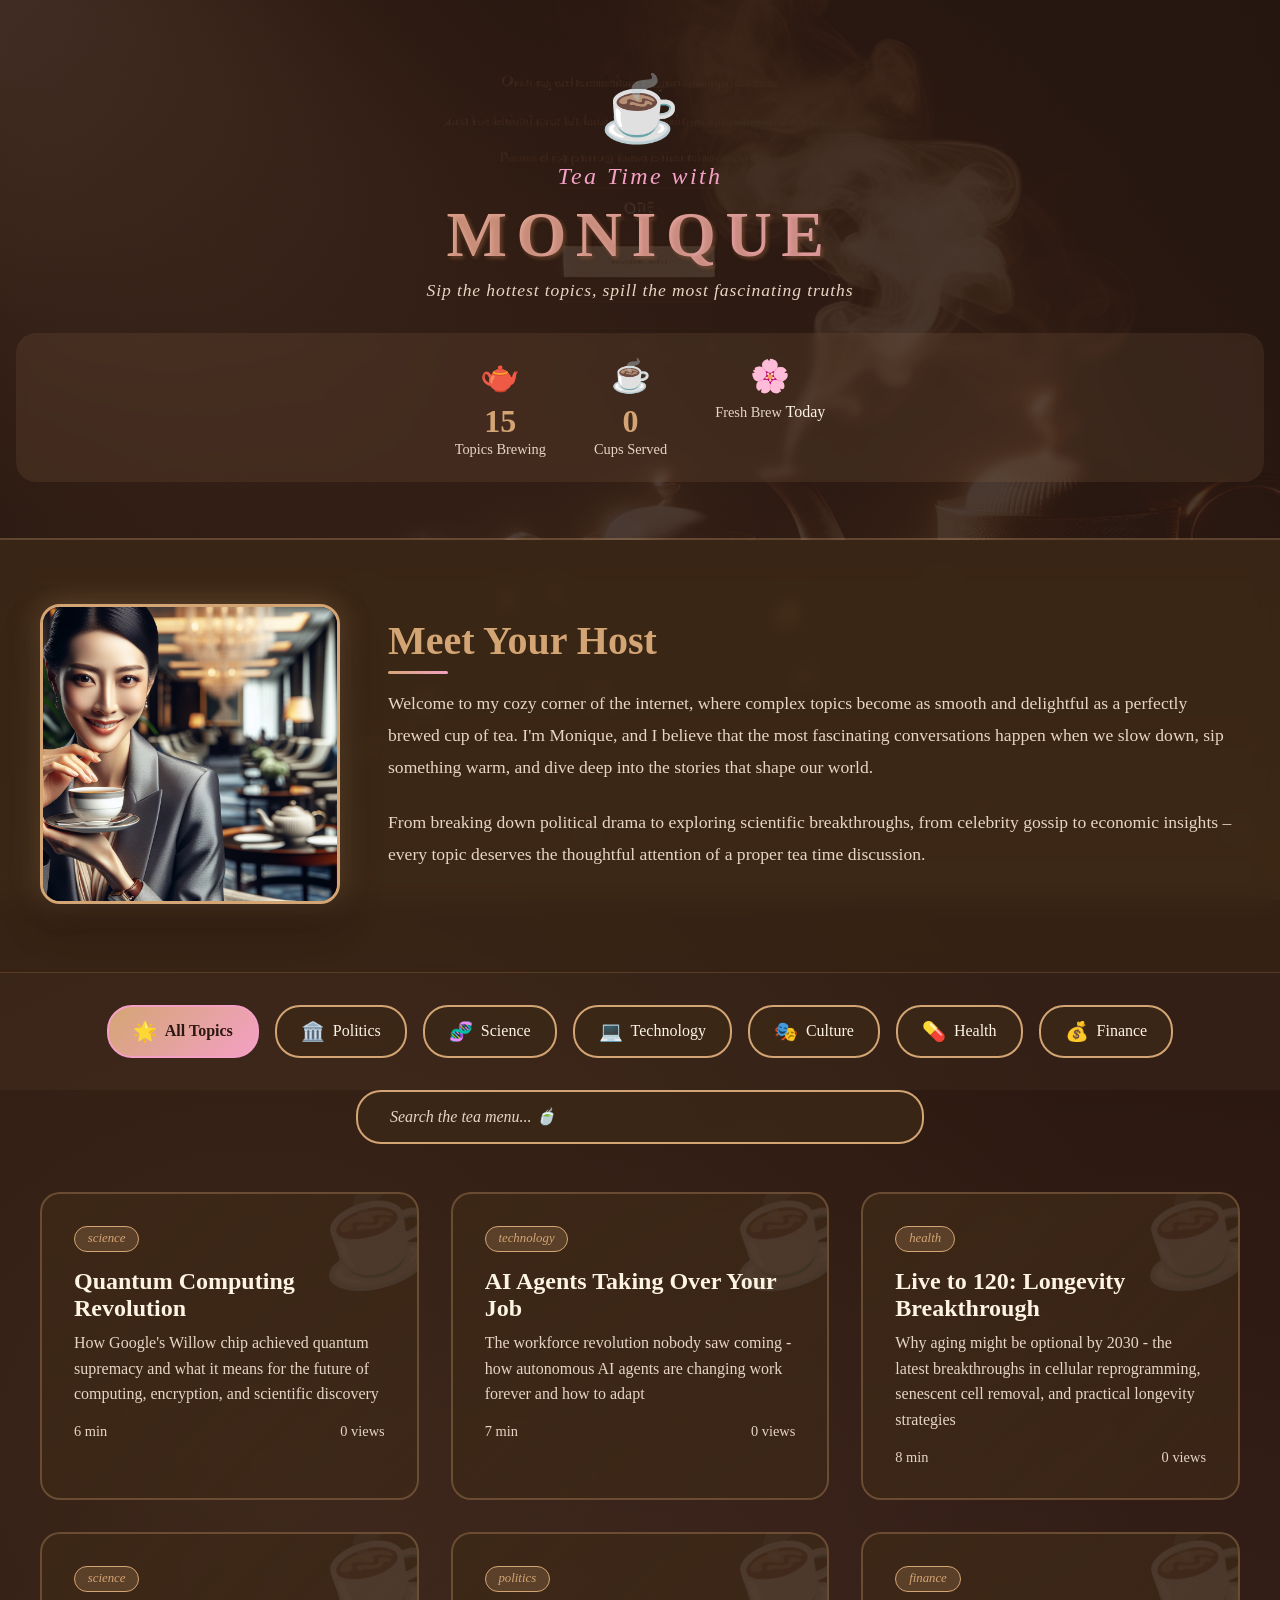
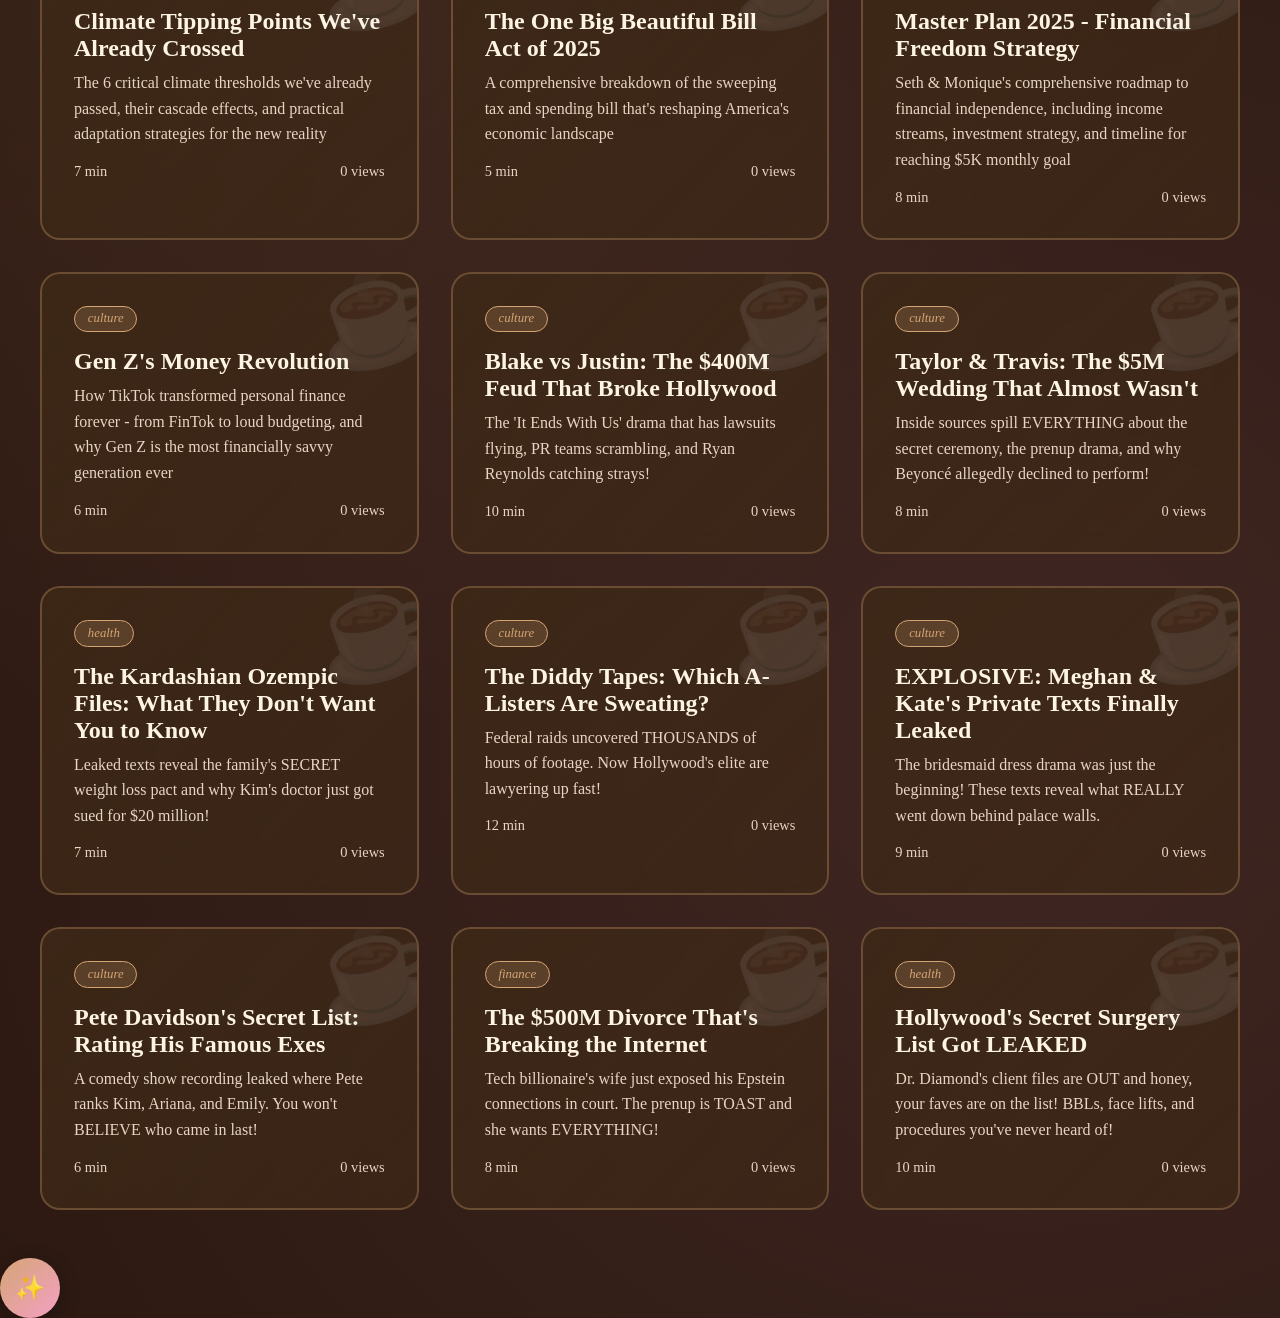
<file: index.html>
<!DOCTYPE html>
<html lang="en">
<head>
    <meta charset="UTF-8">
    <meta name="viewport" content="width=device-width, initial-scale=1.0">
    <title>Tea Time with Monique - Where Complex Topics Become Delightfully Clear</title>
    <link rel="stylesheet" href="css/styles.css">
</head>
<body>
    <!-- Animated Background -->
    <div class="particles" id="particles"></div>
    
    <!-- Tea Steam Animation -->
    <div class="tea-steam-container">
        <div class="steam steam-1"></div>
        <div class="steam steam-2"></div>
        <div class="steam steam-3"></div>
    </div>
    
    <!-- Header -->
    <header class="main-header">
        <div class="logo-container">
            <div class="teacup">☕</div>
            <h1 class="elegant-title">Tea Time with</h1>
            <h1 class="glitch" data-text="MONIQUE">MONIQUE</h1>
            <p class="tagline">Sip the hottest topics, spill the most fascinating truths</p>
        </div>
        
        <div class="stats">
            <div class="stat">
                <span class="stat-icon">🫖</span>
                <span class="stat-number" id="topicCount">0</span>
                <span class="stat-label">Topics Brewing</span>
            </div>
            <div class="stat">
                <span class="stat-icon">☕</span>
                <span class="stat-number" id="viewCount">0</span>
                <span class="stat-label">Cups Served</span>
            </div>
            <div class="stat">
                <span class="stat-icon">🌸</span>
                <span class="stat-label">Fresh Brew</span>
                <span class="stat-value">Today</span>
            </div>
        </div>
    </header>
    
    <!-- About Monique Section -->
    <section class="about-section">
        <div class="about-container">
            <div class="about-image">
                <img src="assets/20250613_113931_professional_portrait_of_an_elegant_woman_enjoying_1024_1024_standard.png" alt="Monique enjoying tea" class="portrait-image">
            </div>
            <div class="about-content">
                <h2>Meet Your Host</h2>
                <p>Welcome to my cozy corner of the internet, where complex topics become as smooth and delightful as a perfectly brewed cup of tea. I'm Monique, and I believe that the most fascinating conversations happen when we slow down, sip something warm, and dive deep into the stories that shape our world.</p>
                <p>From breaking down political drama to exploring scientific breakthroughs, from celebrity gossip to economic insights – every topic deserves the thoughtful attention of a proper tea time discussion.</p>
            </div>
        </div>
    </section>
    
    <!-- Navigation -->
    <nav class="category-nav">
        <button class="category-btn active" data-category="all">
            <span class="icon">🌟</span> All Topics
        </button>
        <button class="category-btn" data-category="politics">
            <span class="icon">🏛️</span> Politics
        </button>
        <button class="category-btn" data-category="science">
            <span class="icon">🧬</span> Science
        </button>
        <button class="category-btn" data-category="technology">
            <span class="icon">💻</span> Technology
        </button>
        <button class="category-btn" data-category="culture">
            <span class="icon">🎭</span> Culture
        </button>
        <button class="category-btn" data-category="health">
            <span class="icon">💊</span> Health
        </button>
        <button class="category-btn" data-category="finance">
            <span class="icon">💰</span> Finance
        </button>
    </nav>
    
    <!-- Search Bar -->
    <div class="search-container">
        <input type="text" id="searchInput" placeholder="Search the tea menu... 🍵" class="search-input">
    </div>    
    <!-- Main Content -->
    <main class="content">
        <div class="topics-grid" id="topicsGrid">
            <!-- Topics will be dynamically loaded here -->
        </div>
    </main>
    
    <!-- Modal -->
    <div class="modal" id="topicModal">
        <div class="modal-content">
            <button class="modal-close" onclick="closeModal()">&times;</button>
            <div class="modal-body" id="modalBody">
                <!-- Topic content will be loaded here -->
            </div>
        </div>
    </div>
    
    <!-- Floating Menu -->
    <div class="floating-menu">
        <button class="fab-btn" onclick="toggleMenu()">✨</button>
        <div class="fab-menu" id="fabMenu">
            <button class="fab-item" onclick="randomTopic()" title="Random Topic">🎲</button>
            <button class="fab-item" onclick="toggleDarkMode()" title="Toggle Dark Mode">🌓</button>
            <button class="fab-item" onclick="toggleFullscreen()" title="Fullscreen">⛶</button>
            <button class="fab-item" onclick="testModal()" title="Test Modal">🧪</button>
        </div>
    </div>
    
    <!-- Scripts -->
    <script src="js/particles.js"></script>
    <script src="js/main.js"></script>
</body>
</html>
</file>
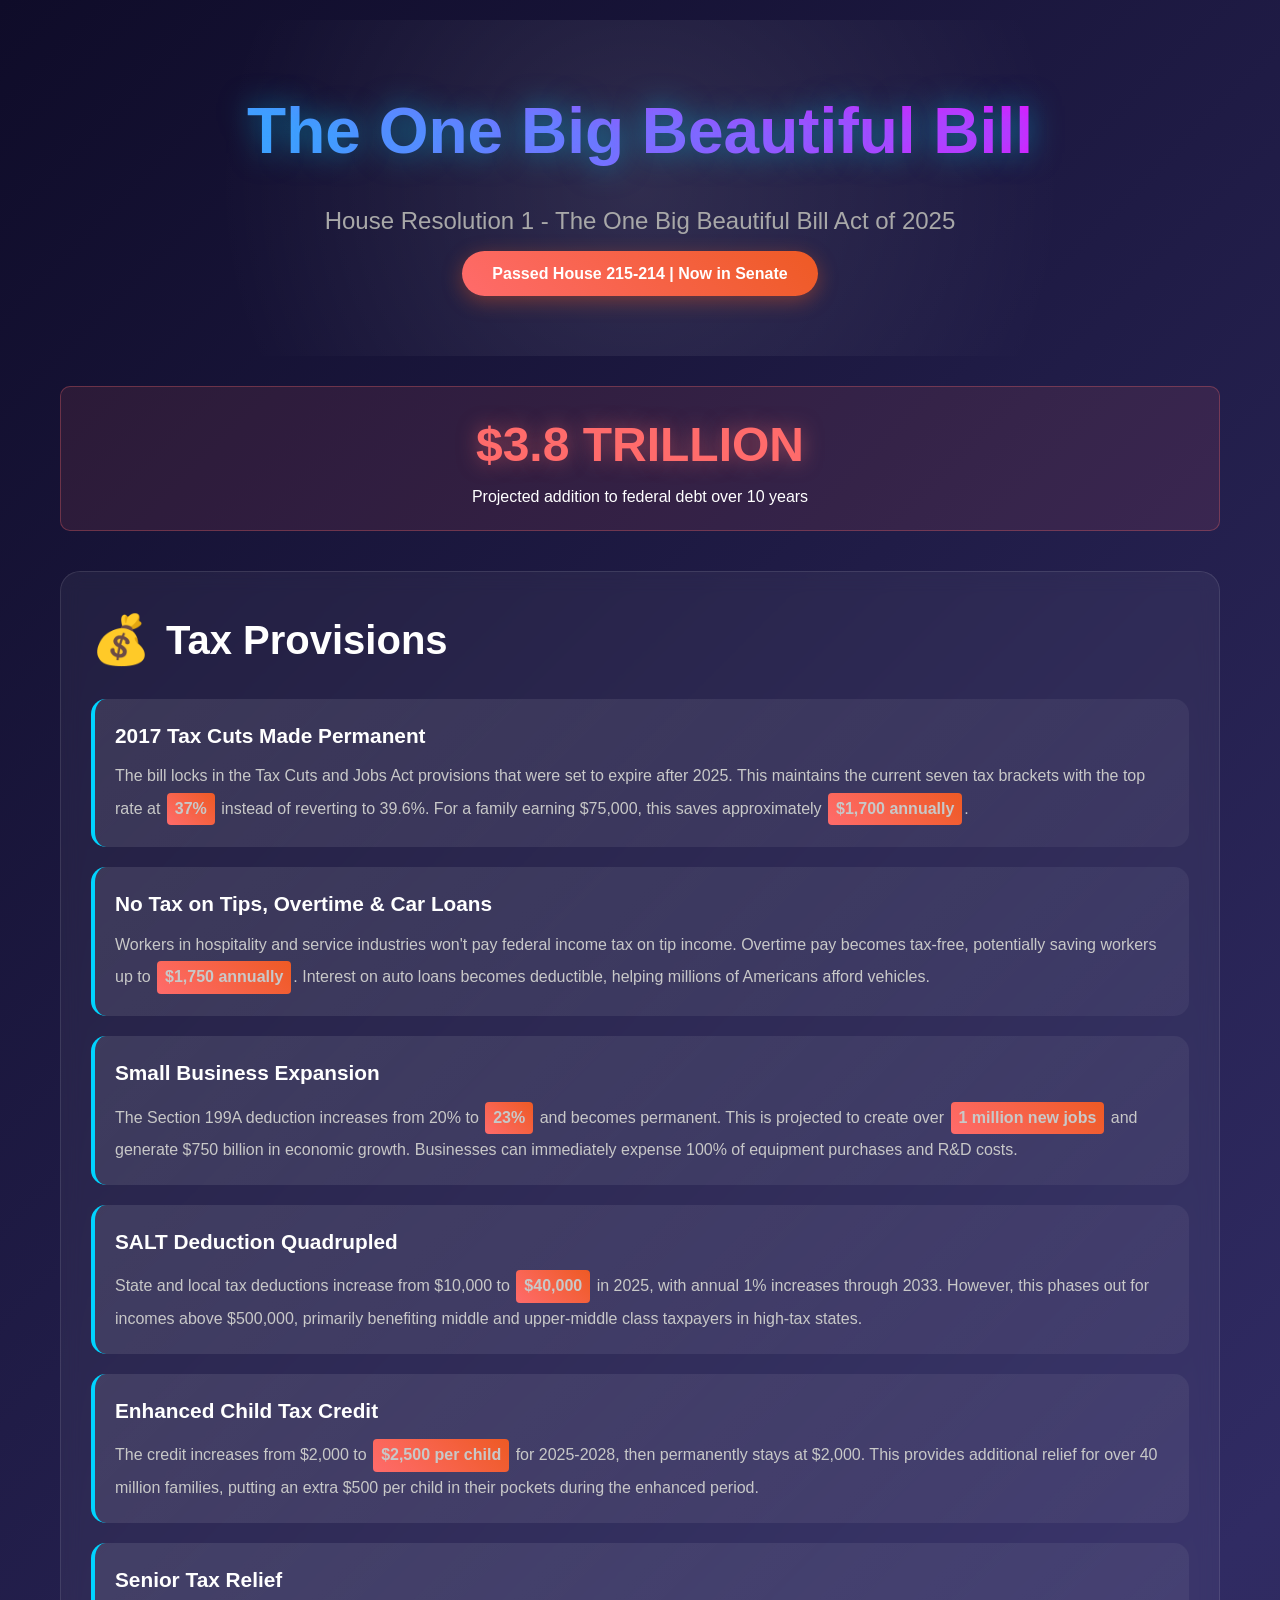
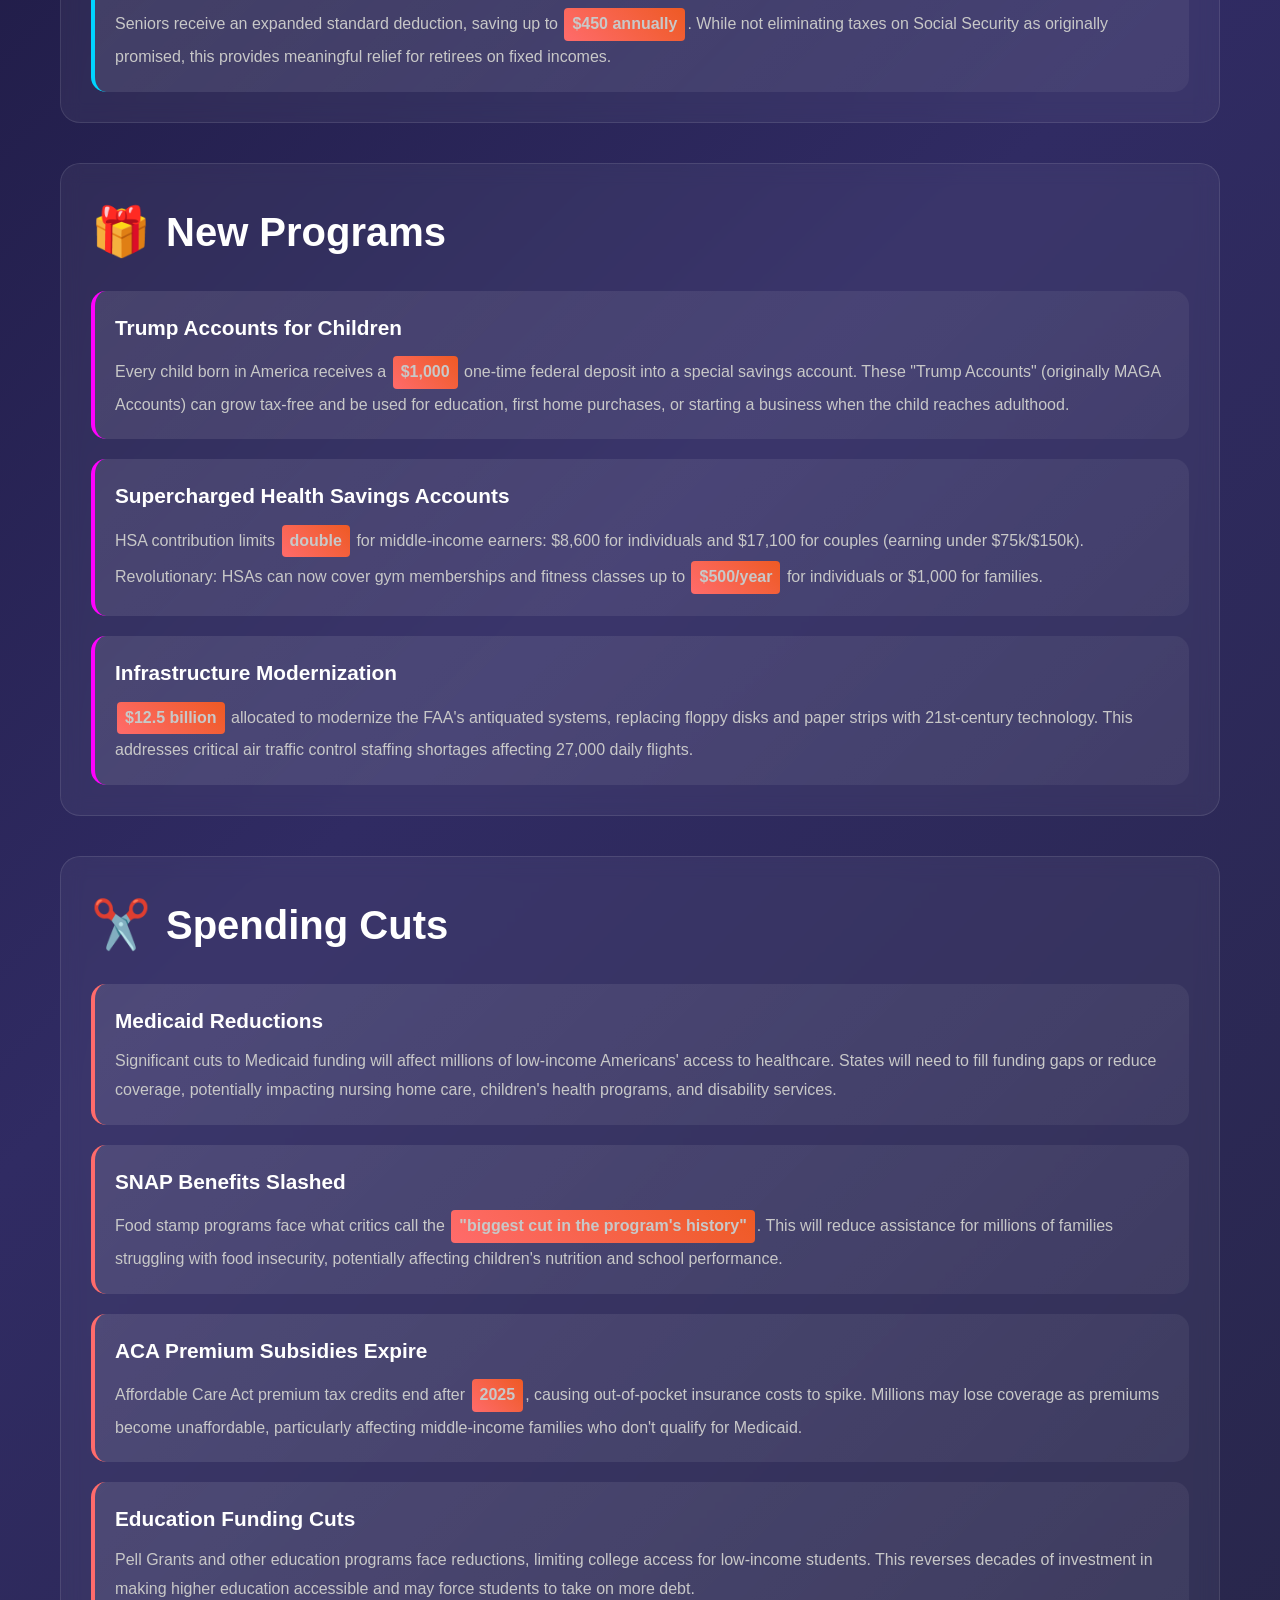
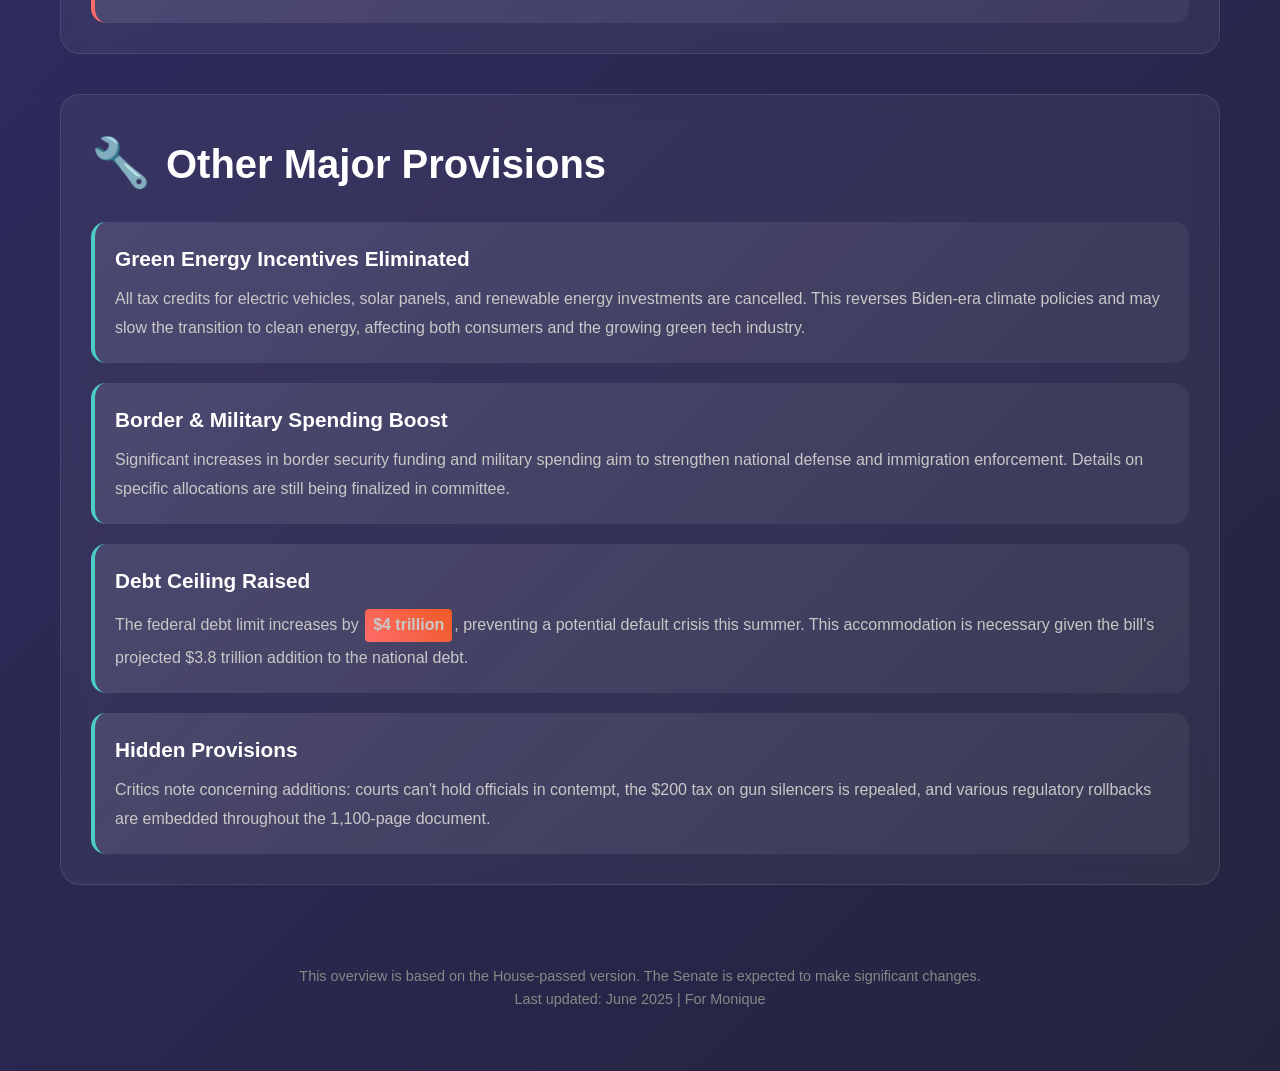
<file: topics/politics/big-beautiful-bill-2025.html>
<!DOCTYPE html>
<html lang="en">
<head>
    <meta charset="UTF-8">
    <meta name="viewport" content="width=device-width, initial-scale=1.0">
    <title>The One Big Beautiful Bill Act of 2025</title>
    <style>
        * {
            margin: 0;
            padding: 0;
            box-sizing: border-box;
        }

        body {
            font-family: -apple-system, BlinkMacSystemFont, 'Segoe UI', Roboto, Oxygen, Ubuntu, Cantarell, sans-serif;
            background: linear-gradient(135deg, #0f0c29 0%, #302b63 50%, #24243e 100%);
            color: #ffffff;
            line-height: 1.6;
            overflow-x: hidden;
        }

        .container {
            max-width: 1200px;
            margin: 0 auto;
            padding: 20px;
        }

        .hero {
            text-align: center;
            padding: 60px 20px;
            background: radial-gradient(circle at center, rgba(255,255,255,0.1) 0%, transparent 70%);
            animation: pulse 3s ease-in-out infinite;
        }

        @keyframes pulse {
            0%, 100% { opacity: 1; }
            50% { opacity: 0.8; }
        }

        h1 {
            font-size: 4em;
            font-weight: 800;
            background: linear-gradient(45deg, #00d4ff, #ff00ff, #00d4ff);
            background-size: 200% 200%;
            -webkit-background-clip: text;
            -webkit-text-fill-color: transparent;
            animation: gradient 3s ease infinite;
            margin-bottom: 20px;
            text-shadow: 0 0 30px rgba(0, 212, 255, 0.5);
        }
        @keyframes gradient {
            0% { background-position: 0% 50%; }
            50% { background-position: 100% 50%; }
            100% { background-position: 0% 50%; }
        }

        .subtitle {
            font-size: 1.5em;
            color: #a8a8a8;
            margin-bottom: 10px;
        }

        .status {
            display: inline-block;
            background: linear-gradient(45deg, #ff6b6b, #ee5a24);
            padding: 10px 30px;
            border-radius: 50px;
            font-weight: bold;
            box-shadow: 0 5px 20px rgba(238, 90, 36, 0.4);
            animation: float 2s ease-in-out infinite;
        }

        @keyframes float {
            0%, 100% { transform: translateY(0); }
            50% { transform: translateY(-5px); }
        }

        .section {
            margin: 40px 0;
            background: rgba(255, 255, 255, 0.05);
            border-radius: 20px;
            padding: 30px;
            backdrop-filter: blur(10px);
            border: 1px solid rgba(255, 255, 255, 0.1);
            transition: all 0.3s ease;
        }

        .section:hover {
            transform: translateY(-5px);
            box-shadow: 0 10px 40px rgba(0, 212, 255, 0.2);
            border-color: rgba(0, 212, 255, 0.3);
        }

        .section-title {
            font-size: 2.5em;
            margin-bottom: 20px;
            display: flex;
            align-items: center;
            gap: 15px;
        }
        .icon {
            font-size: 1.2em;
            animation: spin 3s linear infinite;
        }

        @keyframes spin {
            from { transform: rotate(0deg); }
            to { transform: rotate(360deg); }
        }

        .provision-grid {
            display: grid;
            gap: 20px;
            margin-top: 20px;
        }

        .provision-card {
            background: linear-gradient(135deg, rgba(255,255,255,0.1) 0%, rgba(255,255,255,0.05) 100%);
            padding: 20px;
            border-radius: 15px;
            border-left: 4px solid;
            transition: all 0.3s ease;
            position: relative;
            overflow: hidden;
        }

        .provision-card::before {
            content: '';
            position: absolute;
            top: -50%;
            right: -50%;
            width: 100%;
            height: 100%;
            background: radial-gradient(circle, rgba(255,255,255,0.1) 0%, transparent 70%);
            transform: rotate(45deg);
            transition: all 0.5s ease;
            opacity: 0;
        }

        .provision-card:hover::before {
            opacity: 1;
            top: -20%;
            right: -20%;
        }

        .provision-card:hover {
            transform: translateX(10px);
            box-shadow: 0 5px 25px rgba(0, 212, 255, 0.3);
        }
        .tax-card { border-left-color: #00d4ff; }
        .program-card { border-left-color: #ff00ff; }
        .cut-card { border-left-color: #ff6b6b; }
        .other-card { border-left-color: #4ecdc4; }

        .provision-title {
            font-size: 1.3em;
            font-weight: bold;
            margin-bottom: 10px;
            color: #ffffff;
        }

        .provision-detail {
            color: #c8c8c8;
            line-height: 1.8;
        }

        .highlight {
            background: linear-gradient(45deg, #ff6b6b, #ee5a24);
            padding: 2px 8px;
            border-radius: 4px;
            font-weight: bold;
            display: inline-block;
            margin: 2px;
        }

        .impact-box {
            background: rgba(255, 107, 107, 0.1);
            border: 1px solid rgba(255, 107, 107, 0.3);
            border-radius: 10px;
            padding: 20px;
            margin: 30px 0;
            text-align: center;
        }

        .impact-number {
            font-size: 3em;
            font-weight: 800;
            color: #ff6b6b;
            text-shadow: 0 0 20px rgba(255, 107, 107, 0.5);
        }

        .footer {
            text-align: center;
            padding: 40px 20px;
            color: #888;
            font-size: 0.9em;
        }

        @media (max-width: 768px) {
            h1 { font-size: 2.5em; }
            .section-title { font-size: 1.8em; }
            .provision-card { padding: 15px; }
        }
    </style>
</head>
<body>
    <div class="container">
        <div class="hero">
            <h1>The One Big Beautiful Bill</h1>
            <p class="subtitle">House Resolution 1 - The One Big Beautiful Bill Act of 2025</p>
            <div class="status">Passed House 215-214 | Now in Senate</div>
        </div>
        <div class="impact-box">
            <div class="impact-number">$3.8 TRILLION</div>
            <p>Projected addition to federal debt over 10 years</p>
        </div>

        <div class="section">
            <h2 class="section-title">
                <span class="icon">💰</span> Tax Provisions
            </h2>
            <div class="provision-grid">
                <div class="provision-card tax-card">
                    <div class="provision-title">2017 Tax Cuts Made Permanent</div>
                    <div class="provision-detail">
                        The bill locks in the Tax Cuts and Jobs Act provisions that were set to expire after 2025. This maintains the current seven tax brackets with the top rate at <span class="highlight">37%</span> instead of reverting to 39.6%. For a family earning $75,000, this saves approximately <span class="highlight">$1,700 annually</span>.
                    </div>
                </div>

                <div class="provision-card tax-card">
                    <div class="provision-title">No Tax on Tips, Overtime & Car Loans</div>
                    <div class="provision-detail">
                        Workers in hospitality and service industries won't pay federal income tax on tip income. Overtime pay becomes tax-free, potentially saving workers up to <span class="highlight">$1,750 annually</span>. Interest on auto loans becomes deductible, helping millions of Americans afford vehicles.
                    </div>
                </div>

                <div class="provision-card tax-card">
                    <div class="provision-title">Small Business Expansion</div>
                    <div class="provision-detail">
                        The Section 199A deduction increases from 20% to <span class="highlight">23%</span> and becomes permanent. This is projected to create over <span class="highlight">1 million new jobs</span> and generate $750 billion in economic growth. Businesses can immediately expense 100% of equipment purchases and R&D costs.
                    </div>
                </div>

                <div class="provision-card tax-card">
                    <div class="provision-title">SALT Deduction Quadrupled</div>
                    <div class="provision-detail">
                        State and local tax deductions increase from $10,000 to <span class="highlight">$40,000</span> in 2025, with annual 1% increases through 2033. However, this phases out for incomes above $500,000, primarily benefiting middle and upper-middle class taxpayers in high-tax states.
                    </div>
                </div>
                <div class="provision-card tax-card">
                    <div class="provision-title">Enhanced Child Tax Credit</div>
                    <div class="provision-detail">
                        The credit increases from $2,000 to <span class="highlight">$2,500 per child</span> for 2025-2028, then permanently stays at $2,000. This provides additional relief for over 40 million families, putting an extra $500 per child in their pockets during the enhanced period.
                    </div>
                </div>

                <div class="provision-card tax-card">
                    <div class="provision-title">Senior Tax Relief</div>
                    <div class="provision-detail">
                        Seniors receive an expanded standard deduction, saving up to <span class="highlight">$450 annually</span>. While not eliminating taxes on Social Security as originally promised, this provides meaningful relief for retirees on fixed incomes.
                    </div>
                </div>
            </div>
        </div>

        <div class="section">
            <h2 class="section-title">
                <span class="icon">🎁</span> New Programs
            </h2>
            <div class="provision-grid">
                <div class="provision-card program-card">
                    <div class="provision-title">Trump Accounts for Children</div>
                    <div class="provision-detail">
                        Every child born in America receives a <span class="highlight">$1,000</span> one-time federal deposit into a special savings account. These "Trump Accounts" (originally MAGA Accounts) can grow tax-free and be used for education, first home purchases, or starting a business when the child reaches adulthood.
                    </div>
                </div>

                <div class="provision-card program-card">
                    <div class="provision-title">Supercharged Health Savings Accounts</div>
                    <div class="provision-detail">
                        HSA contribution limits <span class="highlight">double</span> for middle-income earners: $8,600 for individuals and $17,100 for couples (earning under $75k/$150k). Revolutionary: HSAs can now cover gym memberships and fitness classes up to <span class="highlight">$500/year</span> for individuals or $1,000 for families.
                    </div>
                </div>

                <div class="provision-card program-card">
                    <div class="provision-title">Infrastructure Modernization</div>
                    <div class="provision-detail">
                        <span class="highlight">$12.5 billion</span> allocated to modernize the FAA's antiquated systems, replacing floppy disks and paper strips with 21st-century technology. This addresses critical air traffic control staffing shortages affecting 27,000 daily flights.
                    </div>
                </div>
            </div>
        </div>
        <div class="section">
            <h2 class="section-title">
                <span class="icon">✂️</span> Spending Cuts
            </h2>
            <div class="provision-grid">
                <div class="provision-card cut-card">
                    <div class="provision-title">Medicaid Reductions</div>
                    <div class="provision-detail">
                        Significant cuts to Medicaid funding will affect millions of low-income Americans' access to healthcare. States will need to fill funding gaps or reduce coverage, potentially impacting nursing home care, children's health programs, and disability services.
                    </div>
                </div>

                <div class="provision-card cut-card">
                    <div class="provision-title">SNAP Benefits Slashed</div>
                    <div class="provision-detail">
                        Food stamp programs face what critics call the <span class="highlight">"biggest cut in the program's history"</span>. This will reduce assistance for millions of families struggling with food insecurity, potentially affecting children's nutrition and school performance.
                    </div>
                </div>

                <div class="provision-card cut-card">
                    <div class="provision-title">ACA Premium Subsidies Expire</div>
                    <div class="provision-detail">
                        Affordable Care Act premium tax credits end after <span class="highlight">2025</span>, causing out-of-pocket insurance costs to spike. Millions may lose coverage as premiums become unaffordable, particularly affecting middle-income families who don't qualify for Medicaid.
                    </div>
                </div>

                <div class="provision-card cut-card">
                    <div class="provision-title">Education Funding Cuts</div>
                    <div class="provision-detail">
                        Pell Grants and other education programs face reductions, limiting college access for low-income students. This reverses decades of investment in making higher education accessible and may force students to take on more debt.
                    </div>
                </div>
            </div>
        </div>

        <div class="section">
            <h2 class="section-title">
                <span class="icon">🔧</span> Other Major Provisions
            </h2>
            <div class="provision-grid">
                <div class="provision-card other-card">
                    <div class="provision-title">Green Energy Incentives Eliminated</div>
                    <div class="provision-detail">
                        All tax credits for electric vehicles, solar panels, and renewable energy investments are cancelled. This reverses Biden-era climate policies and may slow the transition to clean energy, affecting both consumers and the growing green tech industry.
                    </div>
                </div>
                <div class="provision-card other-card">
                    <div class="provision-title">Border & Military Spending Boost</div>
                    <div class="provision-detail">
                        Significant increases in border security funding and military spending aim to strengthen national defense and immigration enforcement. Details on specific allocations are still being finalized in committee.
                    </div>
                </div>

                <div class="provision-card other-card">
                    <div class="provision-title">Debt Ceiling Raised</div>
                    <div class="provision-detail">
                        The federal debt limit increases by <span class="highlight">$4 trillion</span>, preventing a potential default crisis this summer. This accommodation is necessary given the bill's projected $3.8 trillion addition to the national debt.
                    </div>
                </div>

                <div class="provision-card other-card">
                    <div class="provision-title">Hidden Provisions</div>
                    <div class="provision-detail">
                        Critics note concerning additions: courts can't hold officials in contempt, the $200 tax on gun silencers is repealed, and various regulatory rollbacks are embedded throughout the 1,100-page document.
                    </div>
                </div>
            </div>
        </div>

        <div class="footer">
            <p>This overview is based on the House-passed version. The Senate is expected to make significant changes.</p>
            <p>Last updated: June 2025 | For Monique</p>
        </div>
    </div>
</body>
</html>
</file>
<file: css/styles.css>
/* Tea Time with Monique - Elegant Tea Theme */

:root {
    --primary: #d4a574;        /* Warm tea brown */
    --secondary: #f4a0c4;      /* Rose tea pink */
    --accent: #8b5a3c;         /* Dark tea */
    --bg-dark: #2b1810;        /* Dark wood */
    --bg-card: #3d2817;        /* Warm brown */
    --text-primary: #fdf4e3;   /* Cream */
    --text-secondary: #e8d5c4; /* Light cream */
    --gradient-tea: linear-gradient(135deg, #d4a574 0%, #f4a0c4 100%);
    --gradient-rose: linear-gradient(135deg, #f4a0c4 0%, #ffd4e5 100%);
    --gradient-steam: linear-gradient(180deg, rgba(255,255,255,0.8) 0%, rgba(255,255,255,0) 100%);
}

* {
    margin: 0;
    padding: 0;
    box-sizing: border-box;
}

body {
    font-family: 'Georgia', 'Times New Roman', serif;
    background: var(--bg-dark);
    color: var(--text-primary);
    min-height: 100vh;
    overflow-x: hidden;
    position: relative;
    background-image: 
        radial-gradient(circle at 20% 50%, rgba(212, 165, 116, 0.1) 0%, transparent 50%),
        radial-gradient(circle at 80% 80%, rgba(244, 160, 196, 0.1) 0%, transparent 50%);
}
/* Particles Background - now with floating tea leaves */
.particles {
    position: fixed;
    top: 0;
    left: 0;
    width: 100%;
    height: 100%;
    z-index: -1;
    background: linear-gradient(to bottom, #2b1810 0%, #3d2817 100%);
}

/* Tea Steam Animation */
.tea-steam-container {
    position: fixed;
    bottom: -50px;
    left: 50%;
    transform: translateX(-50%);
    z-index: 0;
    pointer-events: none;
}

.steam {
    position: absolute;
    width: 60px;
    height: 100px;
    background: var(--gradient-steam);
    filter: blur(10px);
    opacity: 0;
    animation: steamFloat 4s infinite;
}

.steam-1 { animation-delay: 0s; left: -30px; }
.steam-2 { animation-delay: 1.5s; left: 0px; }
.steam-3 { animation-delay: 3s; left: 30px; }

@keyframes steamFloat {
    0% {
        transform: translateY(0) scaleX(1);
        opacity: 0;
    }
    15% {
        opacity: 0.5;
    }
    50% {
        transform: translateY(-200px) scaleX(1.5);
        opacity: 0.3;
    }
    100% {
        transform: translateY(-400px) scaleX(2);
        opacity: 0;
    }
}

/* Header */
.main-header {
    text-align: center;
    padding: 3rem 1rem 2rem;
    background: 
        linear-gradient(rgba(43, 24, 16, 0.85), rgba(43, 24, 16, 0.85)),
        url('../assets/20250613_113824_elegant_hero_image_for_a_luxury_tea_website_featur_1024_1024_standard.png');
    background-size: cover;
    background-position: center;
    background-attachment: fixed;
    backdrop-filter: blur(10px);
    border-bottom: 2px solid rgba(212, 165, 116, 0.3);
    position: relative;
    min-height: 60vh;
    display: flex;
    flex-direction: column;
    justify-content: center;
}

/* Teacup Animation */
.teacup {
    font-size: 4rem;
    margin-bottom: 1rem;
    animation: teacupSway 3s ease-in-out infinite;
    display: inline-block;
}

@keyframes teacupSway {
    0%, 100% { transform: rotate(-5deg); }
    50% { transform: rotate(5deg); }
}

.elegant-title {
    font-size: 1.5rem;
    font-weight: 300;
    font-style: italic;
    color: var(--secondary);
    margin-bottom: 0.5rem;
    letter-spacing: 0.1em;
}

.logo-container h1.glitch {
    font-size: 4rem;
    font-weight: 900;
    letter-spacing: 0.15em;
    margin-bottom: 0.5rem;
    background: var(--gradient-tea);
    -webkit-background-clip: text;
    -webkit-text-fill-color: transparent;
    animation: shimmer 3s ease-in-out infinite;
}

@keyframes shimmer {
    0%, 100% { filter: brightness(1) drop-shadow(0 0 20px rgba(212, 165, 116, 0.5)); }
    50% { filter: brightness(1.2) drop-shadow(0 0 30px rgba(244, 160, 196, 0.8)); }
}
/* Glitch Effect - Subtle tea-themed */
.glitch {
    position: relative;
    text-shadow: 2px 2px 4px rgba(139, 90, 60, 0.3);
}

.glitch::before,
.glitch::after {
    content: attr(data-text);
    position: absolute;
    top: 0;
    left: 0;
    width: 100%;
    height: 100%;
    opacity: 0.8;
}

.glitch::before {
    animation: glitch-1 0.3s infinite;
    color: var(--primary);
    z-index: -1;
}

.glitch::after {
    animation: glitch-2 0.3s infinite;
    color: var(--secondary);
    z-index: -2;
}

@keyframes glitch-1 {
    0%, 100% { clip-path: inset(0 0 0 0); }
    20% { clip-path: inset(20% 0 60% 0); transform: translate(-1px, 1px); }
}
@keyframes glitch-2 {
    0%, 100% { clip-path: inset(0 0 0 0); }
    20% { clip-path: inset(30% 0 40% 0); transform: translate(1px, -1px); }
}

/* Header Elements */
.subtitle {
    font-size: 2rem;
    color: var(--primary);
    margin-bottom: 0.5rem;
}

.tagline {
    color: var(--text-secondary);
    font-size: 1.1rem;
    font-style: italic;
    letter-spacing: 0.05em;
}

/* Stats */
.stats {
    display: flex;
    justify-content: center;
    gap: 3rem;
    margin-top: 2rem;
    padding: 1.5rem;
    background: rgba(212, 165, 116, 0.1);
    border-radius: 20px;
    backdrop-filter: blur(5px);
}
.stat {
    text-align: center;
    position: relative;
}

.stat-icon {
    display: block;
    font-size: 2rem;
    margin-bottom: 0.5rem;
    animation: float 3s ease-in-out infinite;
}

.stat:nth-child(1) .stat-icon { animation-delay: 0s; }
.stat:nth-child(2) .stat-icon { animation-delay: 1s; }
.stat:nth-child(3) .stat-icon { animation-delay: 2s; }

@keyframes float {
    0%, 100% { transform: translateY(0); }
    50% { transform: translateY(-10px); }
}

.stat-number {
    display: block;
    font-size: 2rem;
    font-weight: bold;
    color: var(--primary);
}

.stat-label {
    color: var(--text-secondary);
    font-size: 0.9rem;
}

/* Navigation - Tea Service Menu */
.category-nav {
    display: flex;
    justify-content: center;
    flex-wrap: wrap;
    gap: 1rem;
    padding: 2rem 1rem;
    background: rgba(212, 165, 116, 0.05);
}

.category-btn {
    background: rgba(61, 40, 23, 0.8);
    border: 2px solid var(--primary);
    color: var(--text-primary);
    padding: 0.8rem 1.5rem;
    border-radius: 25px;
    cursor: pointer;
    transition: all 0.3s ease;
    display: flex;
    align-items: center;
    gap: 0.5rem;
    font-size: 1rem;
    font-family: Georgia, serif;
    backdrop-filter: blur(5px);
}
.category-btn:hover {
    transform: translateY(-2px);
    box-shadow: 0 5px 20px rgba(212, 165, 116, 0.4);
    background: rgba(212, 165, 116, 0.2);
}

.category-btn.active {
    background: var(--gradient-tea);
    border-color: var(--secondary);
    color: var(--bg-dark);
    font-weight: bold;
}

.category-btn .icon {
    font-size: 1.2rem;
}

/* Search - Tea Menu */
.search-container {
    max-width: 600px;
    margin: 0 auto;
    padding: 0 1rem;
}

.search-input {
    width: 100%;
    padding: 1rem 2rem;
    background: rgba(61, 40, 23, 0.8);
    border: 2px solid var(--primary);
    border-radius: 25px;
    color: var(--text-primary);
    font-size: 1rem;
    font-family: Georgia, serif;
    transition: all 0.3s ease;
}

.search-input::placeholder {
    color: var(--text-secondary);
    font-style: italic;
}
.search-input:focus {
    outline: none;
    border-color: var(--secondary);
    box-shadow: 0 0 30px rgba(244, 160, 196, 0.3);
    background: rgba(61, 40, 23, 0.9);
}

/* Topics Grid */
.content {
    padding: 3rem 1rem;
}

.topics-grid {
    display: grid;
    grid-template-columns: repeat(auto-fill, minmax(300px, 1fr));
    gap: 2rem;
    max-width: 1200px;
    margin: 0 auto;
}

/* Topic Card - Tea Cup Style */
.topic-card {
    background: linear-gradient(135deg, rgba(61, 40, 23, 0.9) 0%, rgba(61, 40, 23, 0.7) 100%);
    border-radius: 20px;
    padding: 2rem;
    cursor: pointer;
    transition: all 0.3s ease;
    position: relative;
    overflow: hidden;
    border: 2px solid rgba(212, 165, 116, 0.3);
    backdrop-filter: blur(10px);
}

.topic-card::before {
    content: '☕';
    position: absolute;
    top: -20px;
    right: -20px;
    font-size: 100px;
    opacity: 0.1;
    transform: rotate(-15deg);
    transition: all 0.3s ease;
}
.topic-card:hover {
    transform: translateY(-5px);
    border-color: var(--secondary);
    box-shadow: 0 10px 40px rgba(244, 160, 196, 0.3);
    background: linear-gradient(135deg, rgba(61, 40, 23, 0.95) 0%, rgba(212, 165, 116, 0.2) 100%);
}

.topic-card:hover::before {
    opacity: 0.2;
    transform: rotate(-20deg) scale(1.1);
}

.topic-category {
    display: inline-block;
    padding: 0.3rem 0.8rem;
    background: rgba(212, 165, 116, 0.2);
    color: var(--primary);
    border: 1px solid var(--primary);
    border-radius: 15px;
    font-size: 0.8rem;
    margin-bottom: 1rem;
    font-style: italic;
}
.topic-title {
    font-size: 1.5rem;
    margin-bottom: 0.5rem;
    color: var(--text-primary);
}

.topic-description {
    color: var(--text-secondary);
    line-height: 1.6;
    margin-bottom: 1rem;
}

.topic-meta {
    display: flex;
    justify-content: space-between;
    align-items: center;
    color: var(--text-secondary);
    font-size: 0.9rem;
}

/* Modal - Tea Service */
.modal {
    display: none;
    position: fixed;
    top: 0;
    left: 0;
    width: 100%;
    height: 100%;
    background: rgba(43, 24, 16, 0.95);
    z-index: 1000;
    overflow-y: auto;
}
.modal.active {
    display: block;
    animation: fadeIn 0.3s ease;
}

.modal-content {
    max-width: 900px;
    margin: 2rem auto;
    background: linear-gradient(135deg, rgba(61, 40, 23, 0.98) 0%, rgba(61, 40, 23, 0.95) 100%);
    border-radius: 20px;
    position: relative;
    animation: slideUp 0.3s ease;
    border: 2px solid rgba(212, 165, 116, 0.3);
    box-shadow: 0 20px 60px rgba(0, 0, 0, 0.5);
}

.modal-close {
    position: absolute;
    top: 1rem;
    right: 1rem;
    background: none;
    border: none;
    color: var(--primary);
    font-size: 2rem;
    cursor: pointer;
    z-index: 10;
    transition: transform 0.3s ease;
}

.modal-close:hover {
    transform: rotate(90deg);
    color: var(--secondary);
}
.modal-body {
    padding: 3rem;
    color: var(--text-primary);
    line-height: 1.8;
    font-family: Georgia, serif;
}
}

/* Floating Menu */
.floating-menu {
    position: fixed;
    bottom: 2rem;
    right: 2rem;
    z-index: 999;
}

.fab-btn {
    width: 60px;
    height: 60px;
    border-radius: 50%;
    background: var(--gradient-tea);
    border: none;
    color: var(--bg-dark);
    font-size: 1.5rem;
    cursor: pointer;
    box-shadow: 0 5px 20px rgba(0, 0, 0, 0.3);
    transition: transform 0.3s ease;
}

.fab-btn:hover {
    transform: scale(1.1) rotate(15deg);
}
.fab-menu {
    position: absolute;
    bottom: 70px;
    right: 0;
    display: none;
    flex-direction: column;
    gap: 0.5rem;
}

.fab-menu.active {
    display: flex;
}

.fab-item {
    width: 50px;
    height: 50px;
    border-radius: 50%;
    background: var(--bg-card);
    border: 2px solid var(--primary);
    color: var(--primary);
    font-size: 1.2rem;
    cursor: pointer;
    transition: all 0.3s ease;
}

.fab-item:hover {
    background: var(--primary);
    color: var(--bg-dark);
    transform: scale(1.1);
}
/* Animations */
@keyframes fadeIn {
    from { opacity: 0; }
    to { opacity: 1; }
}

@keyframes slideUp {
    from { transform: translateY(50px); opacity: 0; }
    to { transform: translateY(0); opacity: 1; }
}

/* Responsive */
@media (max-width: 768px) {
    .logo-container h1 {
        font-size: 2.5rem;
    }
    
    .stats {
        gap: 1.5rem;
    }
    
    .topics-grid {
        grid-template-columns: 1fr;
    }
    
    .modal-body {
        padding: 2rem;
    }
}

/* About Section */
.about-section {
    padding: 4rem 2rem;
    background: rgba(61, 40, 23, 0.6);
    backdrop-filter: blur(10px);
    border-bottom: 1px solid rgba(212, 165, 116, 0.2);
}

.about-container {
    max-width: 1200px;
    margin: 0 auto;
    display: grid;
    grid-template-columns: 300px 1fr;
    gap: 3rem;
    align-items: center;
}

.about-image {
    position: relative;
}

.portrait-image {
    width: 100%;
    height: 300px;
    object-fit: cover;
    border-radius: 20px;
    border: 3px solid var(--primary);
    box-shadow: 
        0 20px 40px rgba(0, 0, 0, 0.3),
        0 0 30px rgba(212, 165, 116, 0.3);
    transition: transform 0.3s ease, box-shadow 0.3s ease;
}

.portrait-image:hover {
    transform: translateY(-10px);
    box-shadow: 
        0 30px 60px rgba(0, 0, 0, 0.4),
        0 0 50px rgba(212, 165, 116, 0.5);
}

.about-content h2 {
    font-size: 2.5rem;
    color: var(--primary);
    margin-bottom: 1.5rem;
    font-family: 'Georgia', serif;
    position: relative;
}

.about-content h2::after {
    content: '';
    position: absolute;
    bottom: -10px;
    left: 0;
    width: 60px;
    height: 3px;
    background: var(--gradient-tea);
    border-radius: 2px;
}

.about-content p {
    font-size: 1.1rem;
    line-height: 1.8;
    color: var(--text-secondary);
    margin-bottom: 1.5rem;
    font-family: 'Georgia', serif;
}

/* Responsive for About Section */
@media (max-width: 768px) {
    .about-container {
        grid-template-columns: 1fr;
        gap: 2rem;
        text-align: center;
    }
    
    .portrait-image {
        height: 250px;
        max-width: 250px;
        margin: 0 auto;
    }
    
    .about-section {
        padding: 3rem 1rem;
    }
}

/* Light mode - Afternoon tea theme */
body.light-mode {
    --bg-dark: #fdf4e3;           /* Cream */
    --bg-card: #ffffff;           /* White china */
    --text-primary: #3d2817;      /* Dark tea */
    --text-secondary: #8b5a3c;    /* Medium tea */
    --primary: #8b5a3c;           /* Dark tea for light mode */
    --secondary: #d4a574;         /* Light tea */
    background-image: 
        radial-gradient(circle at 20% 50%, rgba(212, 165, 116, 0.15) 0%, transparent 50%),
        radial-gradient(circle at 80% 80%, rgba(244, 160, 196, 0.15) 0%, transparent 50%);
}
</file>
